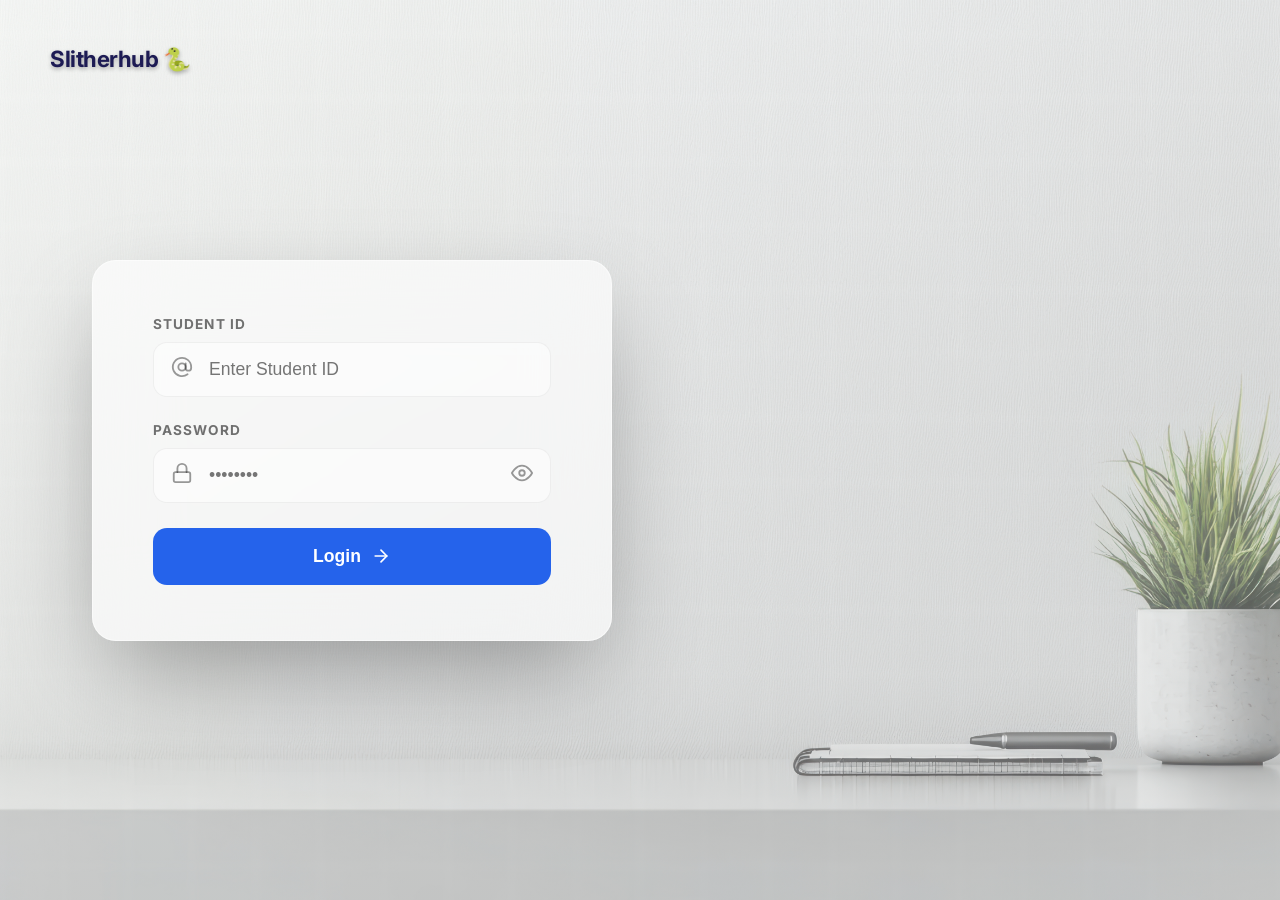
<file: frontend/index.html>
<!DOCTYPE html>
<html lang="en">
<head>
    <meta charset="UTF-8">
    <meta name="viewport" content="width=device-width, initial-scale=1.0">
    <title>PriorityTask Login</title>
    <link href="https://fonts.googleapis.com/css2?family=Inter:wght@400;500;600&display=swap" rel="stylesheet">
    <link rel="stylesheet" href="css/login.css">
</head>
<body>

    <div class="header">
        <div class="logo-container">
            <!-- <div class="logo-icon">
                <svg viewBox="0 0 24 24" fill="none" stroke="currentColor" stroke-width="2" stroke-linecap="round" stroke-linejoin="round">
                    <path d="M22 11.08V12a10 10 0 1 1-5.93-9.14"></path>
                    <polyline points="22 4 12 14.01 9 11.01"></polyline>
                </svg>
            </div> -->
            <div class="logo-text">Slitherhub 🐍</div>
        </div>
        <div class="subtitle">Streamline your workflow with corporate-grade<br>precision and focus.</div>
    </div>

    <div class="login-card">
        <form id="login-form">
            <div class="form-group">
                <label class="form-label">Student ID</label>
                <div class="input-wrapper">
                    <div class="input-icon-left">
                        <svg viewBox="0 0 24 24" fill="none" stroke="currentColor" stroke-width="2" stroke-linecap="round" stroke-linejoin="round">
                            <circle cx="12" cy="12" r="4"></circle>
                            <path d="M16 8v5a3 3 0 0 0 6 0v-1a10 10 0 1 0-3.92 7.94"></path>
                        </svg>
                    </div>
                    <input type="text" id="student-id" class="form-control" placeholder="Enter Student ID" required>
                </div>
            </div>

            <div class="form-group">
                <label class="form-label">Password</label>
                <div class="input-wrapper">
                    <div class="input-icon-left">
                        <svg viewBox="0 0 24 24" fill="none" stroke="currentColor" stroke-width="2" stroke-linecap="round" stroke-linejoin="round">
                            <rect x="3" y="11" width="18" height="11" rx="2" ry="2"></rect>
                            <path d="M7 11V7a5 5 0 0 1 10 0v4"></path>
                        </svg>
                    </div>
                    
                    <input type="password" id="password-input" class="form-control" placeholder="••••••••" required>
                    
                    <div class="input-icon-right" id="toggle-password" style="cursor: pointer;">
                        <svg class="eye-open" viewBox="0 0 24 24" fill="none" stroke="currentColor" stroke-width="2" stroke-linecap="round" stroke-linejoin="round">
                            <path d="M1 12s4-8 11-8 11 8 11 8-4 8-11 8-11-8-11-8z"></path>
                            <circle cx="12" cy="12" r="3"></circle>
                        </svg>
                        <svg class="eye-closed" style="display: none;" viewBox="0 0 24 24" fill="none" stroke="currentColor" stroke-width="2" stroke-linecap="round" stroke-linejoin="round">
                            <path d="M17.94 17.94A10.07 10.07 0 0 1 12 20c-7 0-11-8-11-8a18.45 18.45 0 0 1 5.06-5.94M9.9 4.24A9.12 9.12 0 0 1 12 4c7 0 11 8 11 8a18.5 18.5 0 0 1-2.16 3.19m-6.72-1.07a3 3 0 1 1-4.24-4.24"></path>
                            <line x1="1" y1="1" x2="23" y2="23"></line>
                        </svg>
                    </div>
                </div>
            </div>

            <button type="submit" class="btn-submit">
                Login
                <svg viewBox="0 0 24 24" fill="none" stroke="currentColor" stroke-width="2" stroke-linecap="round" stroke-linejoin="round">
                    <line x1="5" y1="12" x2="19" y2="12"></line>
                    <polyline points="12 5 19 12 12 19"></polyline>
                </svg>
            </button>
        </form>
    </div>

    <div class="footer">
        <!-- <div class="footer-project-info-text">PriorityTask_Project</div> -->
        <div class="footer-links">
            <a href="#">Privacy Policy</a>
            <a href="#">Terms of Service</a>
            <a href="#">Support</a>
        </div>
    </div>

    <script type="module" src="javascript/login.js"></script>

</body>
</html>
</file>
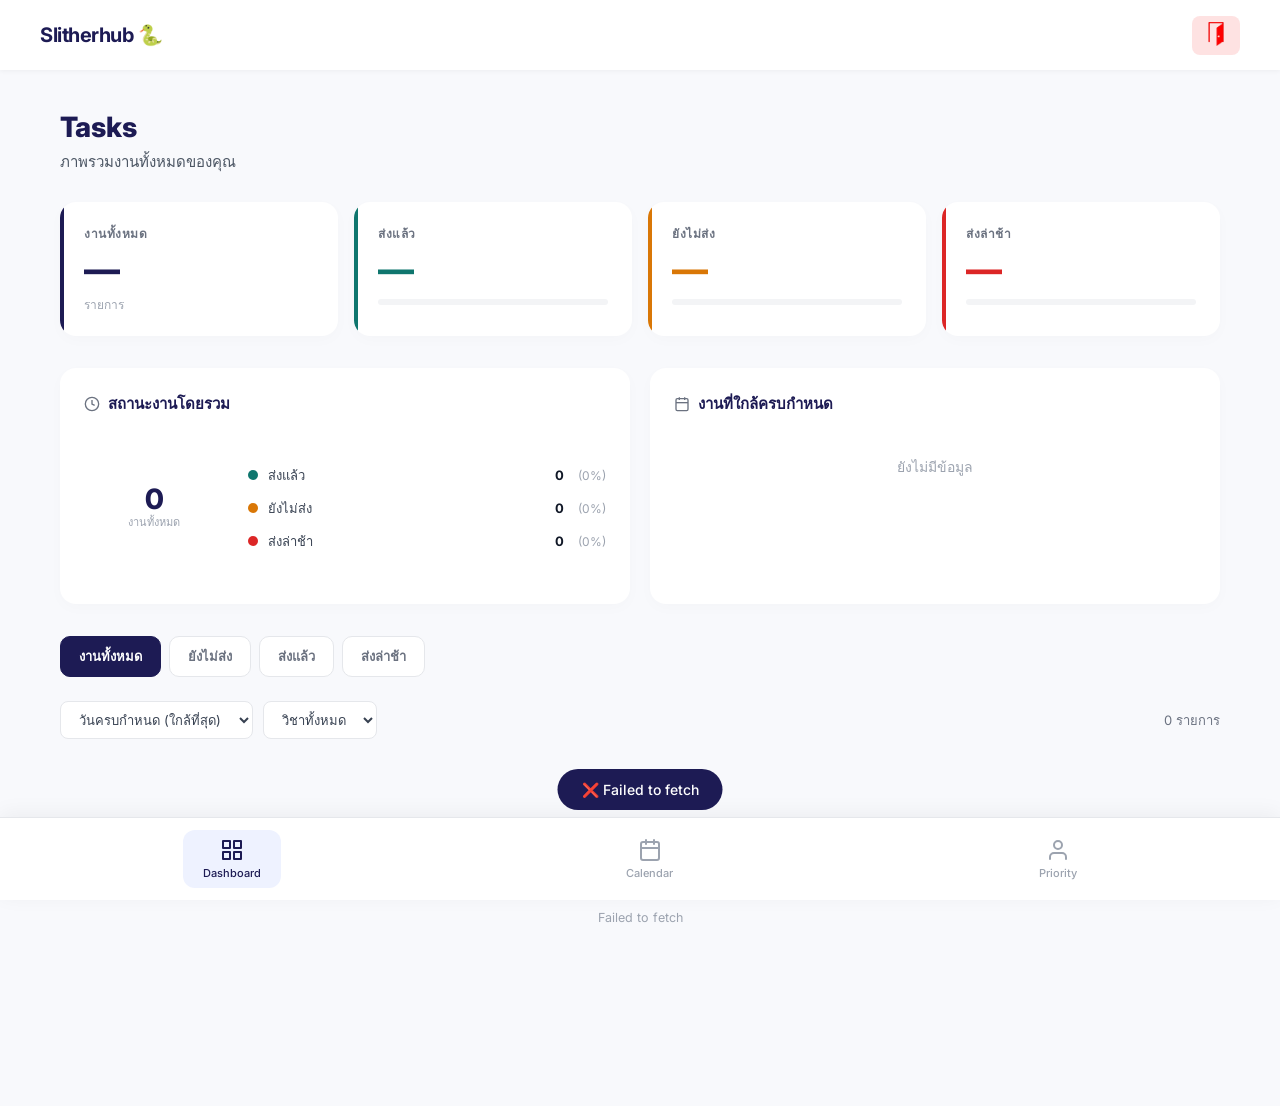
<file: frontend/dashboard.html>
<!DOCTYPE html>
<html lang="th">
<head>
  <meta charset="UTF-8" />
  <meta name="viewport" content="width=device-width, initial-scale=1.0" />
  <title>Assignment Dashboard — AssignTrack</title>
  <link href="https://fonts.googleapis.com/css2?family=Inter:wght@400;500;600;700;800&display=swap" rel="stylesheet" />
  <link rel="stylesheet" href="css/dashboard.css" />
  <link rel="stylesheet" href="css/logout.css">
</head>
<body>

<!-- Top Nav -->
<nav class="top-nav">
  <span class="logo-text">Slitherhub 🐍</span>
  <div class="nav-actions">
    <!-- <div class="profile-icon">
      <svg width="18" height="18" fill="none" stroke="currentColor" stroke-width="2" viewBox="0 0 24 24">
        <circle cx="12" cy="8" r="4"/><path d="M4 20c0-4 3.6-7 8-7s8 3 8 7"/>
      </svg>
    </div>-->
  </div>
  <button id="logout-btn" title="Logout">
  <img src="image/red.png" width="24" height="24" alt="Logout">
</button>
              

</nav>

<div id="logout-modal" class="modal hidden">
<div class="modal-box">
    <h3>Logout</h3>
    <p>คุณต้องการออกจากระบบหรือไม่?</p>

    <div class="modal-actions">
    <button id="cancel-logout" class="btn cancel">Cancel</button>
    <button id="confirm-logout" class="btn danger">Logout</button>
    </div>
</div>
</div>

<div class="container">

  <!-- Page Header -->
  <div class="page-header">
    <h1 class="page-title">Tasks</h1>
    <p class="page-subtitle" id="pageSubtitle">ภาพรวมงานทั้งหมดของคุณ</p>
  </div>

  <!-- Stats Grid -->
  <div class="stats-grid">
    <div class="stat-card total" onclick="quickFilter('all', this)">
      <div class="stat-label">งานทั้งหมด</div>
      <div class="stat-number" id="statTotal">—</div>
      <div class="stat-sub">รายการ</div>
    </div>
    <div class="stat-card submitted" onclick="quickFilter('submitted', this)">
      <div class="stat-label">ส่งแล้ว</div>
      <div class="stat-number" id="statSubmitted">—</div>
      <div class="progress-bar-wrap">
        <div class="progress-bar-fill" id="barSubmitted" style="width:0%"></div>
      </div>
    </div>
    <div class="stat-card pending" onclick="quickFilter('pending', this)">
      <div class="stat-label">ยังไม่ส่ง</div>
      <div class="stat-number" id="statPending">—</div>
      <div class="progress-bar-wrap">
        <div class="progress-bar-fill" id="barPending" style="width:0%"></div>
      </div>
    </div>
    <div class="stat-card late" onclick="quickFilter('late', this)">
      <div class="stat-label">ส่งล่าช้า</div>
      <div class="stat-number" id="statLate">—</div>
      <div class="progress-bar-wrap">
        <div class="progress-bar-fill" id="barLate" style="width:0%"></div>
      </div>
    </div>
  </div>

  <!-- Overview Section -->
  <div class="overview-section" id="overviewSection">

    <!-- Donut Chart -->
    <div class="overview-card">
      <div class="overview-card-title">
        <svg width="16" height="16" fill="none" stroke="currentColor" stroke-width="2" viewBox="0 0 24 24">
          <circle cx="12" cy="12" r="10"/><path d="M12 6v6l4 2"/>
        </svg>
        สถานะงานโดยรวม
      </div>
      <div class="donut-wrap">
        <div class="donut-svg-wrap">
          <svg id="donutSvg" width="140" height="140" viewBox="0 0 140 140"></svg>
          <div class="donut-center-text">
            <div class="donut-center-num" id="donutTotal">0</div>
            <div class="donut-center-label">งานทั้งหมด</div>
          </div>
        </div>
        <div class="donut-legend">
          <div class="legend-item">
            <div class="legend-dot" style="background:#0f766e"></div>
            <span class="legend-label">ส่งแล้ว</span>
            <span class="legend-count" id="legendSubmitted">0</span>
            <span class="legend-pct" id="legendPctSubmitted">(0%)</span>
          </div>
          <div class="legend-item">
            <div class="legend-dot" style="background:#d97706"></div>
            <span class="legend-label">ยังไม่ส่ง</span>
            <span class="legend-count" id="legendPending">0</span>
            <span class="legend-pct" id="legendPctPending">(0%)</span>
          </div>
          <div class="legend-item">
            <div class="legend-dot" style="background:#dc2626"></div>
            <span class="legend-label">ส่งล่าช้า</span>
            <span class="legend-count" id="legendLate">0</span>
            <span class="legend-pct" id="legendPctLate">(0%)</span>
          </div>
        </div>
      </div>
    </div>

    <!-- Upcoming Deadlines -->
    <div class="overview-card">
      <div class="overview-card-title">
        <svg width="16" height="16" fill="none" stroke="currentColor" stroke-width="2" viewBox="0 0 24 24">
          <rect x="3" y="4" width="18" height="18" rx="2" ry="2"/>
          <line x1="16" y1="2" x2="16" y2="6"/>
          <line x1="8" y1="2" x2="8" y2="6"/>
          <line x1="3" y1="10" x2="21" y2="10"/>
        </svg>
        งานที่ใกล้ครบกำหนด
      </div>
      <div class="timeline-list" id="timelineList">
        <div style="text-align:center;color:#9ca3af;font-size:14px;padding:20px 0">ยังไม่มีข้อมูล</div>
      </div>
    </div>

  </div>

  <!-- Tabs -->
  <div class="tabs">
    <button class="tab-btn active" onclick="switchTab('all', this)">งานทั้งหมด</button>
    <button class="tab-btn" onclick="switchTab('pending', this)">ยังไม่ส่ง</button>
    <button class="tab-btn" onclick="switchTab('submitted', this)">ส่งแล้ว</button>
    <button class="tab-btn" onclick="switchTab('late', this)">ส่งล่าช้า</button>
  </div>

  <!-- Filter Row -->
  <div class="filter-row" id="filterRow">
    <select class="filter-select" id="sortSelect" onchange="renderCurrentTab()">
      <option value="dueAsc">วันครบกำหนด (ใกล้ที่สุด)</option>
      <option value="dueDesc">วันครบกำหนด (ไกลที่สุด)</option>
    </select>
    <!-- แยกรายวิชา dropdown (แทน tab เดิม) -->
    <select class="filter-select" id="subjectFilter" onchange="renderCurrentTab()">
      <option value="all">วิชาทั้งหมด</option>
    </select>
    <span class="filter-count" id="filterCount"></span>
  </div>

  <!-- Content Area -->
  <div id="contentArea"></div>

</div>

<!-- Bottom Nav -->
 <nav class="bottom-nav">
        <a href="dashboard.html" class="nav-item active">
            <svg width="24" height="24" viewBox="0 0 24 24" fill="none" stroke="currentColor" stroke-width="2" stroke-linecap="round" stroke-linejoin="round"><rect x="3" y="3" width="7" height="7"/><rect x="14" y="3" width="7" height="7"/><rect x="14" y="14" width="7" height="7"/><rect x="3" y="14" width="7" height="7"/></svg>
            <span>Dashboard</span>
        </a>
        
        <a href="calendar.html" class="nav-item ">
            <svg width="24" height="24" viewBox="0 0 24 24" fill="none" stroke="currentColor" stroke-width="2" stroke-linecap="round" stroke-linejoin="round"><rect x="3" y="4" width="18" height="18" rx="2" ry="2"/><line x1="16" y1="2" x2="16" y2="6"/><line x1="8" y1="2" x2="8" y2="6"/><line x1="3" y1="10" x2="21" y2="10"/></svg>
            <span>Calendar</span>
        </a>
        
        <a href="priority.html" class="nav-item">
            <svg width="24" height="24" viewBox="0 0 24 24" fill="none" stroke="currentColor" stroke-width="2" stroke-linecap="round" stroke-linejoin="round"><path d="M20 21v-2a4 4 0 0 0-4-4H8a4 4 0 0 0-4 4v2"/><circle cx="12" cy="7" r="4"/></svg>
            <span>Priority</span>
        </a>

<div id="toast"></div>

<script type="module" src="javascript/dashboard.js"></script>
<script type="module" src="javascript/main.js"></script>

<script>
  const modal = document.getElementById("logout-modal");
  const logoutBtn = document.getElementById("logout-btn");
  const cancelBtn = document.getElementById("cancel-logout");
  const confirmBtn = document.getElementById("confirm-logout");


  logoutBtn.onclick = () => {
  modal.classList.remove("hidden");
  };


  cancelBtn.onclick = () => {
  modal.classList.add("hidden");
  };


  confirmBtn.onclick = () => {
      logout()
  };

  // คลิกพื้นหลังเพื่อปิด
  modal.onclick = (e) => {
  if (e.target === modal) {
      modal.classList.add("hidden");
  }
  };
</script>

</body>
</html>
</file>
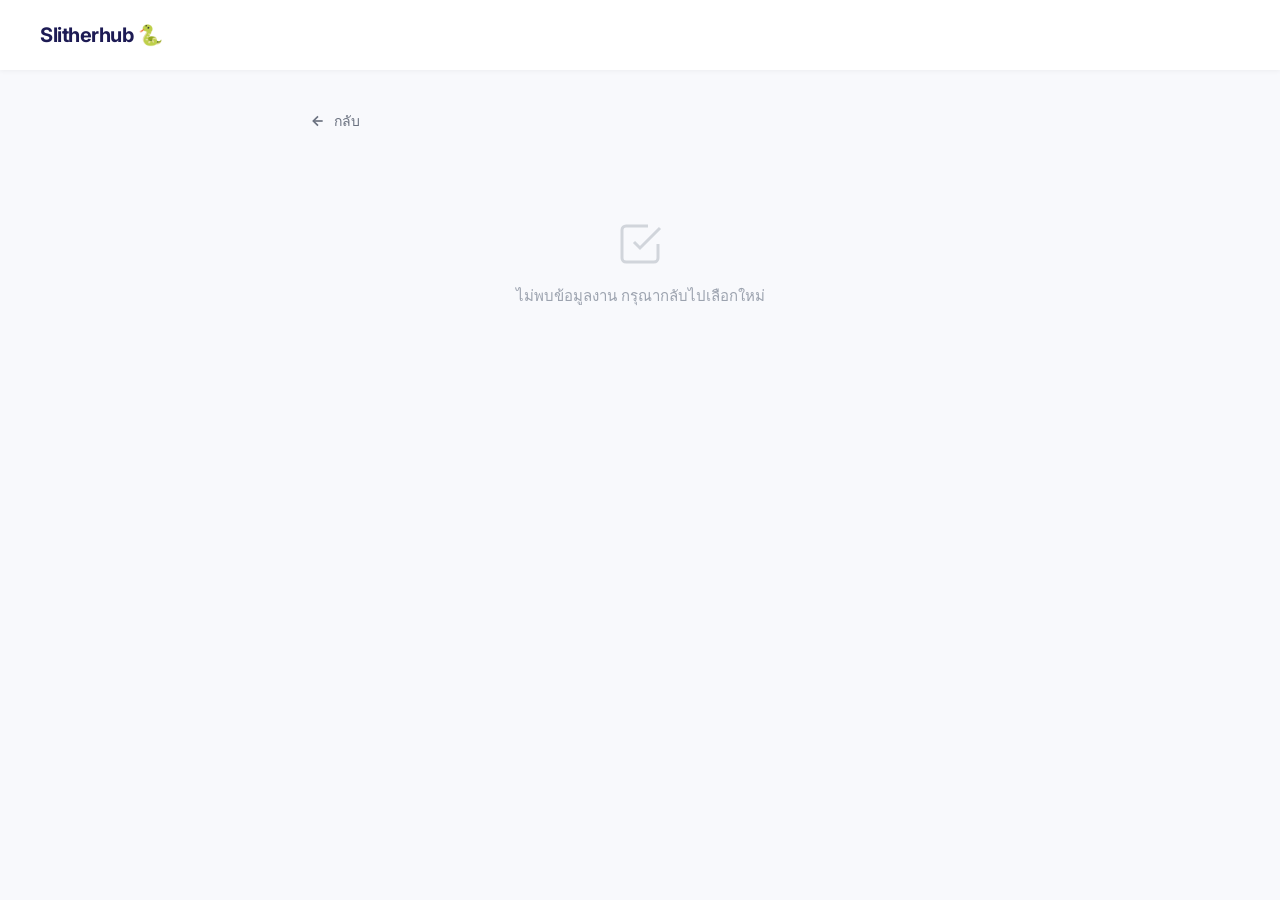
<file: frontend/detail.html>
<!DOCTYPE html>
<html lang="th">
<head>
  <meta charset="UTF-8" />
  <meta name="viewport" content="width=device-width, initial-scale=1.0" />
  <title>รายละเอียดงาน — AssignTrack</title>
  <link href="https://fonts.googleapis.com/css2?family=Inter:wght@400;500;600;700;800&display=swap" rel="stylesheet" />
  <link rel="stylesheet" href="css/dashboard.css" />
  <style>
    .detail-container { max-width: 700px; margin: 0 auto; padding: 40px 20px; }

    .back-btn {
      display: inline-flex; align-items: center; gap: 8px;
      color: #6b7280; font-size: 14px; font-weight: 500;
      text-decoration: none; margin-bottom: 28px;
      cursor: pointer; background: none; border: none;
      padding: 0; transition: color 0.2s;
    }
    .back-btn:hover { color: #1d1b54; }

    .detail-card {
      background: #fff; border-radius: 20px;
      box-shadow: 0 4px 24px rgba(0,0,0,0.06);
      overflow: hidden;
    }
    .detail-stripe { height: 6px; width: 100%; }

    .detail-body { padding: 32px; }

    .detail-subject {
      display: inline-flex; align-items: center;
      background: #eff6ff; color: #1d1b54;
      font-size: 12px; font-weight: 600;
      padding: 5px 14px; border-radius: 99px;
      margin-bottom: 16px;
    }

    .detail-title {
      font-size: 22px; font-weight: 800;
      color: #111827; margin-bottom: 20px; line-height: 1.3;
    }

    .detail-meta {
      display: flex; flex-direction: column; gap: 14px;
      margin-bottom: 28px;
    }
    .detail-meta-row {
      display: flex; align-items: flex-start; gap: 12px;
      font-size: 14px; color: #374151;
    }
    .detail-meta-label {
      font-size: 12px; font-weight: 600; color: #9ca3af;
      text-transform: uppercase; letter-spacing: 0.5px;
      min-width: 90px; padding-top: 2px;
    }
    .detail-meta-value { color: #111827; font-weight: 500; }

    .detail-intro {
      background: #f8f9fc; border-radius: 12px;
      padding: 16px 20px; font-size: 14px;
      color: #4b5563; line-height: 1.7;
      margin-bottom: 28px;
    }

    .detail-actions { display: flex; gap: 10px; flex-wrap: wrap; }
    .btn-primary {
      display: inline-flex; align-items: center; gap: 8px;
      background: #1d1b54; color: #fff;
      padding: 12px 24px; border-radius: 10px;
      font-size: 14px; font-weight: 600;
      text-decoration: none; transition: background 0.2s;
    }
    .btn-primary:hover { background: #27266a; }
    .btn-secondary {
      display: inline-flex; align-items: center; gap: 8px;
      background: #f3f4f6; color: #374151;
      padding: 12px 24px; border-radius: 10px;
      font-size: 14px; font-weight: 600;
      text-decoration: none; transition: background 0.2s;
      border: none; cursor: pointer;
    }
    .btn-secondary:hover { background: #e5e7eb; }

    .not-found {
      text-align: center; padding: 60px 20px; color: #9ca3af;
    }
    .not-found svg { margin: 0 auto 16px; display: block; color: #d1d5db; }
    .not-found p { font-size: 15px; }
  </style>
</head>
<body>

<nav class="top-nav">
  <span class="logo-text">Slitherhub 🐍</span>
</nav>

<div class="detail-container">
  <button class="back-btn" onclick="history.back()">
    <svg width="16" height="16" fill="none" stroke="currentColor" stroke-width="2.5" viewBox="0 0 24 24">
      <path d="M19 12H5"/><path d="M12 19l-7-7 7-7"/>
    </svg>
    กลับ
  </button>

  <div id="detailArea"></div>
</div>

<script type="module" src="javascript/detail.js"></script>
</body>
</html>
</file>
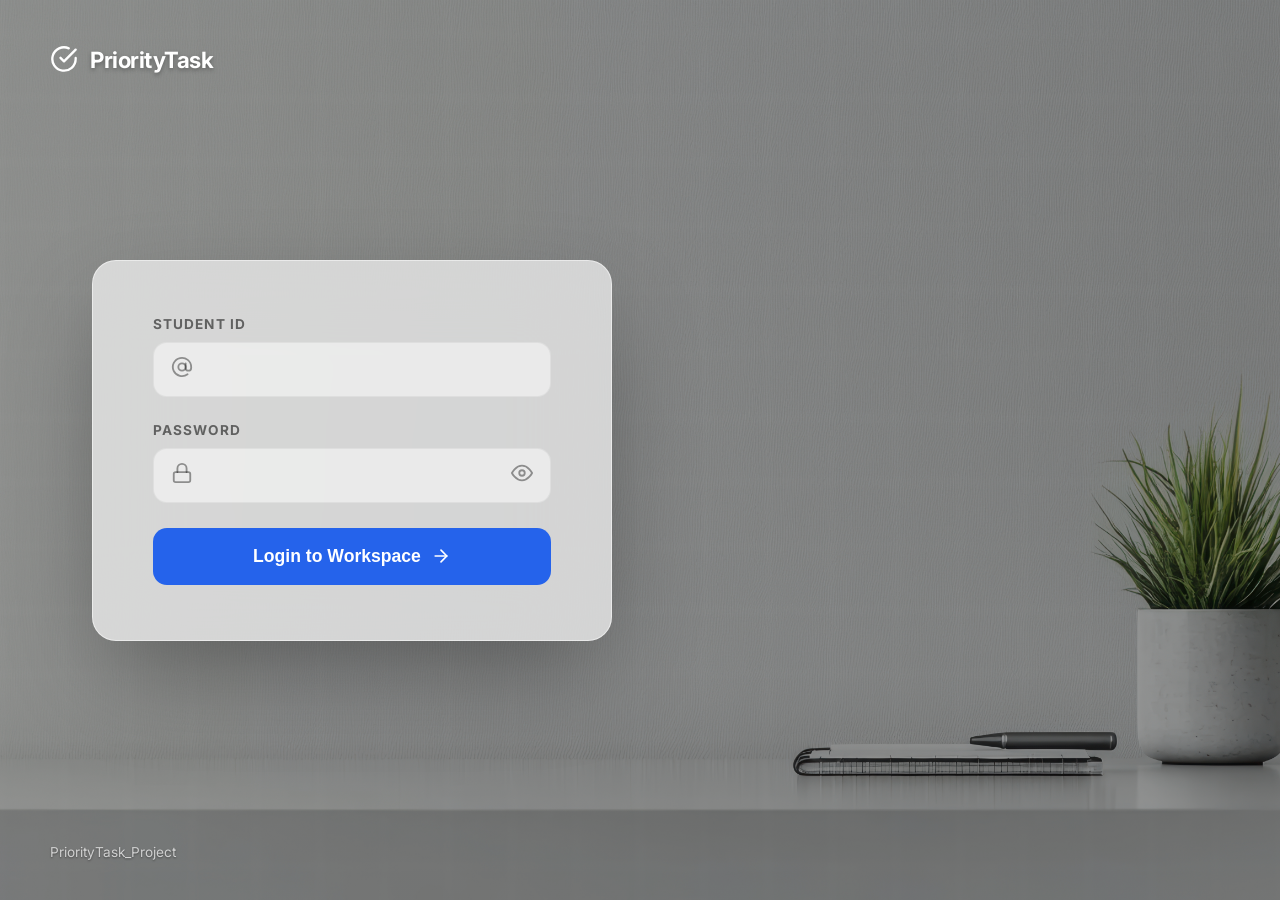
<file: frontend/login.html>
<!DOCTYPE html>
<html lang="en">
<head>
    <meta charset="UTF-8">
    <meta name="viewport" content="width=device-width, initial-scale=1.0">
    <title>PriorityTask Login</title>
    <link href="https://fonts.googleapis.com/css2?family=Inter:wght@400;500;600&display=swap" rel="stylesheet">
    <link rel="stylesheet" href="css/login_style.css">
</head>
<body>

    <div class="header">
        <div class="logo-container">
            <div class="logo-icon">
                <svg viewBox="0 0 24 24" fill="none" stroke="white" stroke-width="2" stroke-linecap="round" stroke-linejoin="round">
                    <path d="M22 11.08V12a10 10 0 1 1-5.93-9.14"></path>
                    <polyline points="22 4 12 14.01 9 11.01"></polyline>
                </svg>
            </div>
            <div class="logo-text">PriorityTask</div>
        </div>
        <div class="subtitle">Streamline your workflow with corporate-grade<br>precision and focus.</div>
    </div>

    <div class="login-card">
        <form action="#" method="POST">
            
            <div class="form-group">
                <label class="form-label">Student ID </label>
                <div class="input-wrapper">
                    <div class="input-icon-left">
                        <svg viewBox="0 0 24 24" fill="none" stroke="currentColor" stroke-width="2" stroke-linecap="round" stroke-linejoin="round">
                            <circle cx="12" cy="12" r="4"></circle>
                            <path d="M16 8v5a3 3 0 0 0 6 0v-1a10 10 0 1 0-3.92 7.94"></path>
                        </svg>
                    </div>
                    <input type="email" class="form-control" required>
                </div>
            </div>

            <div class="form-group">
                <label class="form-label">Password</label>
                <div class="input-wrapper">
                    <div class="input-icon-left">
                        <svg viewBox="0 0 24 24" fill="none" stroke="currentColor" stroke-width="2" stroke-linecap="round" stroke-linejoin="round">
                            <rect x="3" y="11" width="18" height="11" rx="2" ry="2"></rect>
                            <path d="M7 11V7a5 5 0 0 1 10 0v4"></path>
                        </svg>
                    </div>
                    
                    <input type="password" id="password-input" class="form-control" required>
                    
                    <div class="input-icon-right" id="toggle-password">
                        <svg viewBox="0 0 24 24" fill="none" stroke="currentColor" stroke-width="2" stroke-linecap="round" stroke-linejoin="round">
                            <path d="M1 12s4-8 11-8 11 8 11 8-4 8-11 8-11-8-11-8z"></path>
                            <circle cx="12" cy="12" r="3"></circle>
                        </svg>
                    </div>
                </div>
            </div>

            <button type="button" class="btn-submit">
                Login to Workspace
                <svg viewBox="0 0 24 24" fill="none" stroke="currentColor" stroke-width="2" stroke-linecap="round" stroke-linejoin="round">
                    <line x1="5" y1="12" x2="19" y2="12"></line>
                    <polyline points="12 5 19 12 12 19"></polyline>
                </svg>
            </button>
        </form>
    </div>

    <div class="footer">
        <div>PriorityTask_Project</div>
        <div class="footer-links">
            <a href="#">Privacy Policy</a>
            <a href="#">Terms of Service</a>
            <a href="#">Support</a>
        </div>
    </div>

    <script>
        const togglePassword = document.getElementById('toggle-password');
        const passwordInput = document.getElementById('password-input');

        togglePassword.addEventListener('click', function () {
            const type = passwordInput.getAttribute('type') === 'password' ? 'text' : 'password';
            passwordInput.setAttribute('type', type);

            
            if (type === 'text') {
                this.style.opacity = '0.5';
            } else {
                this.style.opacity = '1';
            }
        });
    </script>
</body>
</html>
</file>
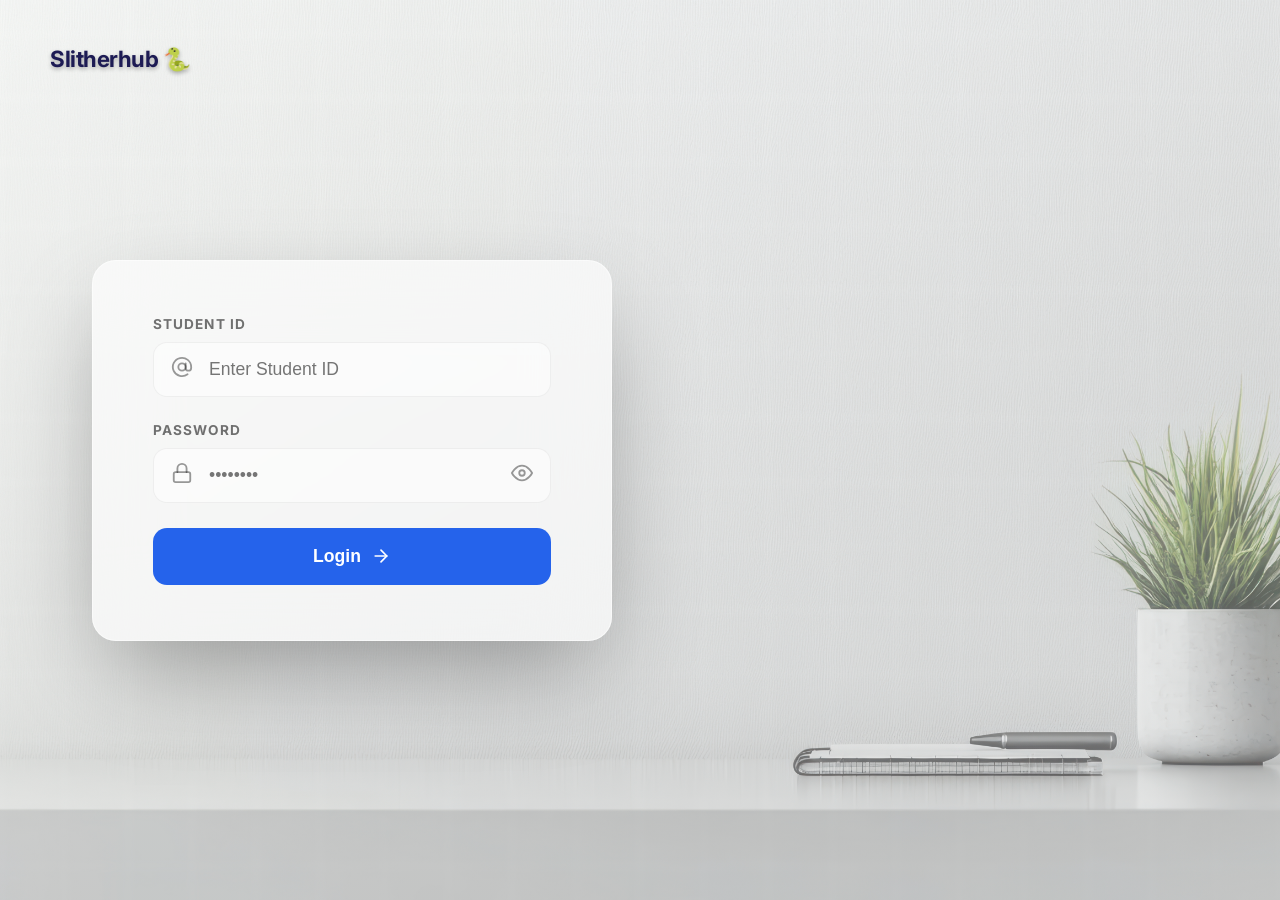
<file: frontend/priority.html>
<!DOCTYPE html>
<html lang="en">
<head>
    <meta charset="UTF-8">
    <meta name="viewport" content="width=device-width, initial-scale=1.0">
    <title>PriorityTask - Dashboard</title>
    <link href="https://fonts.googleapis.com/css2?family=Inter:wght@400;500;600;700&display=swap" rel="stylesheet">
    <link rel="stylesheet" href="css/priority.css">
    <link rel="stylesheet" href="css/logout.css">
    
</head>
<body>

    <!-- Top Navigation -->
    <nav class="top-nav">
        <div class="logo-text">Slitherhub 🐍</div>
        <!-- <div class="search-bar">
            <svg width="18" height="18" viewBox="0 0 24 24" fill="none" stroke="currentColor" stroke-width="2" stroke-linecap="round" stroke-linejoin="round">
                <circle cx="11" cy="11" r="8"></circle>
                <line x1="21" y1="21" x2="16.65" y2="16.65"></line>
            </svg>
            <input type="text" placeholder="Search subjects...">
        </div> -->
        <div class="right-top-nav">
            <!-- <div class="profile-icon">
                <svg width="20" height="20" viewBox="0 0 24 24" fill="none" stroke="currentColor" stroke-width="2" stroke-linecap="round" stroke-linejoin="round">
                    <path d="M20 21v-2a4 4 0 0 0-4-4H8a4 4 0 0 0-4 4v2"></path>
                    <circle cx="12" cy="7" r="4"></circle>
                </svg>
                
            </div> -->

            <button id="logout-btn" title="Logout">
             <img src="image/red.png" width="24" height="24" alt="Logout">
        </div>

        
    </nav>

    <div id="logout-modal" class="modal hidden">
    <div class="modal-box">
        <h3>Logout</h3>
        <p>คุณต้องการออกจากระบบหรือไม่?</p>

        <div class="modal-actions">
        <button id="cancel-logout" class="btn cancel">Cancel</button>
        <button id="confirm-logout" class="btn danger">Logout</button>
        </div>
    </div>
    </div>

    <!-- Main Content -->
    <main class="container">

        <!-- Priority Board Wrap -->
        <div class="wrap">

            <!-- Header -->
            <div class="header">
                <!-- <div class="live-badge">
                    <div class="pulse-dot"></div>
                    <span class="live-text">Live · UTC</span>
                </div> -->
                <h1>Task Priority</h1>
                <p class="sub"></p>
            </div>

            <!-- Stat pills -->
            <div class="stat-row" id="stat-row"></div>

            <!-- Filter bar -->
            <div class="filter-bar" id="filter-bar"></div>

            <!-- Task list -->
            <div id="task-list"></div>

        </div><!-- /.wrap -->

    </main>

    <!-- Bottom Navigation -->
    <nav class="bottom-nav">
        <a href="dashboard.html" class="nav-item">
            <svg width="24" height="24" viewBox="0 0 24 24" fill="none" stroke="currentColor" stroke-width="2" stroke-linecap="round" stroke-linejoin="round">
                <rect x="3" y="3" width="7" height="7"/>
                <rect x="14" y="3" width="7" height="7"/>
                <rect x="14" y="14" width="7" height="7"/>
                <rect x="3" y="14" width="7" height="7"/>
            </svg>
            <span>Dashboard</span>
        </a>

        <a href="calendar.html" class="nav-item">
            <svg width="24" height="24" viewBox="0 0 24 24" fill="none" stroke="currentColor" stroke-width="2" stroke-linecap="round" stroke-linejoin="round">
                <rect x="3" y="4" width="18" height="18" rx="2" ry="2"/>
                <line x1="16" y1="2" x2="16" y2="6"/>
                <line x1="8" y1="2" x2="8" y2="6"/>
                <line x1="3" y1="10" x2="21" y2="10"/>
            </svg>
            <span>Calendar</span>
        </a>

        <a href="priority.html" class="nav-item active">
            <svg width="24" height="24" viewBox="0 0 24 24" fill="none" stroke="currentColor" stroke-width="2" stroke-linecap="round" stroke-linejoin="round">
                <path d="M20 21v-2a4 4 0 0 0-4-4H8a4 4 0 0 0-4 4v2"/>
                <circle cx="12" cy="7" r="4"/>
            </svg>
            <span>Priority</span>
        </a>
    </nav>

    <script type="module" src="javascript/priorityboard.js"></script>
    <script type="module" src="javascript/main.js"></script>
    <script>
        const isLoggedIn = sessionStorage.getItem("is_logged_in") === "true";
        if (isLoggedIn) {
            console.log("user logged in");
        } else {
            window.location.href = "index.html";
        }

        const modal = document.getElementById("logout-modal");
        const logoutBtn = document.getElementById("logout-btn");
        const cancelBtn = document.getElementById("cancel-logout");
        const confirmBtn = document.getElementById("confirm-logout");


        logoutBtn.onclick = () => {
        modal.classList.remove("hidden");
        };


        cancelBtn.onclick = () => {
        modal.classList.add("hidden");
        };


        confirmBtn.onclick = () => {
            logout()
        };

        // คลิกพื้นหลังเพื่อปิด
        modal.onclick = (e) => {
        if (e.target === modal) {
            modal.classList.add("hidden");
        }
        };
    </script>

</body>
</html>
</file>
<file: frontend/css/login.css>
/* 1. Base Setup & Background */
:root {
    --primary-blue: #2563eb;
    --text-main: #1e293b;
    /* ปรับให้ขาวขึ้นและทึบขึ้นเล็กน้อยเพื่อให้สู้กับพื้นหลังรูปภาพได้ */
    --glass-bg: rgba(255, 255, 255, 0.65); 
    --glass-border: rgba(255, 255, 255, 0.5);
}

* {
    margin: 0;
    padding: 0;
    box-sizing: border-box;
}

body {
    font-family: 'Inter', sans-serif;
    min-height: 100vh;
    display: flex;
    flex-direction: column;
    justify-content: center;
    align-items: center;
    position: relative;
    color: var(--text-main);
    overflow: hidden;
    
    /* ปรับ Overlay ให้มืดลงเป็น 0.4 เพื่อให้กล่อง Login ดู Pop Up ออกมา */
    background: linear-gradient(rgba(255, 255, 255, 0.434), rgba(201, 201, 201, 0.4)), 
                url('../image/wall.jpeg'); 
    background-size: cover;
    background-position: center;
    background-repeat: no-repeat;
    background-attachment: fixed;
}

/* 2. Header & Logo */
.header {
    position: absolute;
    top: 45px;
    left: 50px;
}

.logo-container {
    display: flex;
    align-items: center;
    gap: 12px;
}

.logo-icon {
    width: 28px;
    height: 28px;
    stroke: #2563eb; /* เปลี่ยนเป็นสีน้ำเงินให้เด่นขึ้นบนพื้นหลังมืด */
    stroke-width: 2.5;
}

.logo-text {
    font-size: 1.4rem;
    font-weight: 700;
    letter-spacing: -0.5px;
    color: #1d1b54; /* เปลี่ยนเป็นสีขาวเพื่อให้อ่านง่ายบนรูปภาพ */
    text-shadow: 0 2px 4px rgba(0,0,0,0.3);
}

.subtitle {
    display: none;
}

/* 3. Login Card (ปรับให้ละมุนและอ่านง่ายขึ้นมาก) */
.login-card {
    background: var(--glass-bg);
    /* เพิ่มความเบลอเป็น 40px เพื่อละลายลายสันหนังสือข้างหลัง */
    backdrop-filter: blur(40px);
    -webkit-backdrop-filter: blur(40px);
    border: 1px solid var(--glass-border);
    padding: 55px 60px;
    border-radius: 24px;
    width: 100%;
    max-width: 520px;
    /* ปรับเงาให้ฟุ้งและกว้างขึ้นเพื่อให้ดูมีมิติ (Depth) */
    box-shadow: 0 40px 100px -20px rgba(0, 0, 0, 0.35);
    margin-left: -45%; 
    z-index: 10;
}

/* 4. Form Styling */
.form-group {
    margin-bottom: 25px;
}

.form-label {
    display: block;
    font-size: 0.85rem;
    text-transform: uppercase;
    letter-spacing: 0.08em;
    margin-bottom: 10px;
    color: rgba(0, 0, 0, 0.55); /* สีเข้มขึ้นนิดนึงให้อ่านง่าย */
    font-weight: 700;
}

.input-wrapper {
    position: relative;
}

.form-control {
    width: 100%;
    padding: 16px 20px 16px 55px;
    /* เพิ่มความขาวใสในช่องกรอก */
    background: rgba(255, 255, 255, 0.5);
    border: 1px solid rgba(0, 0, 0, 0.05);
    border-radius: 14px;
    color: #1e293b;
    font-size: 1.1rem;
    transition: all 0.3s ease;
}

.form-control:focus {
    outline: none;
    background: rgba(255, 255, 255, 0.9);
    border-color: var(--primary-blue);
    box-shadow: 0 0 0 5px rgba(37, 99, 235, 0.1);
}

.input-icon-left, .input-icon-right {
    position: absolute;
    top: 50%;
    transform: translateY(-50%);
    width: 22px;
    color: rgba(0, 0, 0, 0.4);
}

.input-icon-left { left: 18px; }
.input-icon-right { right: 18px; }

/* 5. Button Styling */
.btn-submit {
    width: 100%;
    padding: 18px; /* เพิ่มความสูงปุ่มอีกนิดให้ดูพรีเมียม */
    background: var(--primary-blue);
    color: white;
    border: none;
    border-radius: 14px;
    font-size: 1.1rem;
    font-weight: 600;
    cursor: pointer;
    display: flex;
    justify-content: center;
    align-items: center;
    gap: 10px;
    transition: all 0.2s ease;
    margin-top: 15px;
}

.btn-submit:hover {
    background: #1d4ed8;
    transform: translateY(-2px);
    box-shadow: 0 15px 30px -5px rgba(37, 99, 235, 0.4);
}

.btn-submit svg {
    width: 20px;
}

/* 6. Footer */
.footer {
    position: absolute;
    bottom: 40px;
    left: 50px;
    font-size: 0.85rem;
    color: rgba(255, 255, 255, 0.849);
    text-shadow: 0 1px 2px rgba(0,0,0,0.4);
}

.footer-links {
    display: none;
}

.footer-project-info-text{
    color: #020206;
}

/* --- Responsive Design --- */

/* สำหรับ Tablet (หน้าจอเล็กกว่า 1024px) */
@media (max-width: 1024px) {
    .login-card {
        margin-left: 0; /* ยกเลิกการเลื่อนซ้าย ให้กลับมาอยู่กึ่งกลาง */
        max-width: 600px;
        padding: 50px;
    }

    .header, .footer {
        left: 40px; /* ขยับระยะขอบเล็กน้อย */
    }
}

/* สำหรับมือถือหน้าจอใหญ่ & แท็บเล็ตแนวตั้ง (หน้าจอเล็กกว่า 768px) */
@media (max-width: 768px) {
    body {
        overflow-y: auto; /* อนุญาตให้ไถหน้าจอขึ้นลงได้ถ้าเนื้อหายาวเกิน */
        padding: 80px 20px; /* เพิ่มพื้นที่บน-ล่าง */
        justify-content: flex-start; /* จัดวางจากด้านบนลงมา */
    }

    .login-card {
        margin-left: 0;
        padding: 40px 30px;
        border-radius: 20px;
        max-width: 100%;
    }

    /* ปรับขนาดตัวอักษรให้เล็กลงเล็กน้อยเพื่อความพอดี */
    .logo-text { font-size: 1.2rem; }
    .btn-submit { padding: 16px; font-size: 1rem; }
    
    /* ขยับ Header และ Footer ให้ดูเป็นส่วนหนึ่งของหน้าจอ */
    .header {
        position: relative;
        top: 0;
        left: 0;
        margin-bottom: 40px;
        width: 100%;
        text-align: center;
    }

    .logo-container { justify-content: center; }

    .footer {
        position: relative;
        bottom: 0;
        left: 0;
        margin-top: 40px;
        width: 100%;
        text-align: center;
        color: rgba(255, 255, 255, 0.6);
    }
}

/* สำหรับมือถือหน้าจอเล็กมาก (หน้าจอเล็กกว่า 480px) */
@media (max-width: 480px) {
    .login-card {
        padding: 30px 20px;
    }

    .form-control {
        padding: 14px 15px 14px 45px; /* ลดความพองของช่องกรอก */
        font-size: 1rem;
    }

    .input-icon-left { left: 15px; }

    .btn-submit {
        font-size: 0.95rem;
    }
}

/* สำหรับหน้าจอมือถือแนวนอน (Landscape) - ป้องกันปุ่มหาย */
@media (max-height: 600px) {
    body {
        justify-content: flex-start;
        padding: 40px 20px;
        overflow-y: auto;
    }
    .header, .footer {
        position: relative;
        top: 0;
        bottom: 0;
        margin: 20px 0;
    }
}
</file>
<file: frontend/css/dashboard.css>
/* ===== Reset & Base ===== */
*, *::before, *::after { box-sizing: border-box; margin: 0; padding: 0; }
body {
  font-family: 'Inter', sans-serif;
  background-color: #f8f9fc;
  color: #1f2937;
  min-height: 100vh;
  padding-bottom: 80px;
}

/* ===== Top Nav ===== */
.top-nav {
  width: 100%;
  background-color: #ffffff;
  height: 70px;
  display: flex;
  align-items: center;
  justify-content: space-between;
  padding: 0 40px;
  box-shadow: 0 1px 5px rgba(0,0,0,0.05);
  position: sticky;
  top: 0;
  z-index: 10;
}
.logo-text { font-size: 20px; font-weight: 700; color: #1d1b54; letter-spacing: -0.5px; }
.search-bar {
  display: flex; align-items: center;
  background-color: #f3f4f6; padding: 10px 16px;
  border-radius: 8px; width: 340px;
}
.search-bar input {
  border: none; background: transparent; outline: none;
  width: 100%; margin-left: 10px; font-size: 14px; color: #4b5563;
}
.search-bar svg { color: #9ca3af; }
.nav-actions { display: flex; align-items: center; gap: 12px; }
.profile-icon {
  width: 36px; height: 36px; background-color: #f3f4f6;
  border-radius: 50%; display: flex; align-items: center;
  justify-content: center; color: #4b5563; cursor: pointer;
}
.btn-sync {
  display: flex; align-items: center; gap: 6px;
  background-color: #1d1b54; color: #fff;
  border: none; padding: 9px 16px; border-radius: 8px;
  font-size: 13px; font-weight: 600; cursor: pointer;
  transition: background-color 0.2s;
}
.btn-sync:hover { background-color: #27266a; }
.btn-sync.loading { opacity: 0.7; pointer-events: none; }

/* ===== Container ===== */
.container { max-width: 1200px; margin: 0 auto; padding: 40px 20px; }

/* ===== API Config Banner ===== */
.config-banner {
  background: linear-gradient(135deg, #1d1b54 0%, #312e81 100%);
  border-radius: 20px; padding: 28px 32px;
  display: flex; align-items: center; justify-content: space-between;
  margin-bottom: 32px; gap: 20px;
}
.config-banner-text h2 { font-size: 18px; font-weight: 700; color: #fff; margin-bottom: 4px; }
.config-banner-text p { font-size: 14px; color: #a5b4fc; }
.config-form { display: flex; gap: 10px; flex-wrap: wrap; }
.config-form input {
  background: rgba(255,255,255,0.1); border: 1px solid rgba(255,255,255,0.2);
  color: #fff; padding: 10px 14px; border-radius: 8px; font-size: 13px;
  outline: none; width: 220px;
}
.config-form input::placeholder { color: rgba(255,255,255,0.5); }
.config-form input:focus { border-color: rgba(255,255,255,0.5); background: rgba(255,255,255,0.15); }
.btn-connect {
  background-color: #ffffff; color: #1d1b54;
  border: none; padding: 10px 20px; border-radius: 8px;
  font-size: 13px; font-weight: 700; cursor: pointer;
  transition: opacity 0.2s; white-space: nowrap;
}
.btn-connect:hover { opacity: 0.85; }

/* ===== Page Header ===== */
.page-header { margin-bottom: 28px; }
.page-title { font-size: 28px; color: #1d1b54; font-weight: 800; margin-bottom: 6px; }
.page-subtitle { font-size: 15px; color: #4b5563; }

/* ===== Summary Stats ===== */
.stats-grid {
  display: grid;
  grid-template-columns: repeat(4, 1fr);
  gap: 16px;
  margin-bottom: 32px;
}
.stat-card {
  background-color: #ffffff;
  border-radius: 16px; padding: 22px 24px;
  box-shadow: 0 4px 15px rgba(0,0,0,0.02);
  display: flex; flex-direction: column; gap: 8px;
  position: relative; overflow: hidden;
  cursor: pointer; transition: transform 0.15s, box-shadow 0.15s;
}
.stat-card:hover { transform: translateY(-2px); box-shadow: 0 8px 24px rgba(0,0,0,0.06); }
.stat-card.active-filter { box-shadow: 0 0 0 2px #1d1b54 inset; }
.stat-card::before {
  content: ''; position: absolute; top: 0; left: 0;
  width: 4px; height: 100%; border-radius: 4px 0 0 4px;
}
.stat-card.total::before { background: #1d1b54; }
.stat-card.submitted::before { background: #0f766e; }
.stat-card.pending::before { background: #d97706; }
.stat-card.late::before { background: #dc2626; }

.stat-label { font-size: 12px; font-weight: 600; color: #6b7280; text-transform: uppercase; letter-spacing: 0.5px; }
.stat-number { font-size: 36px; font-weight: 800; line-height: 1; }
.stat-card.total .stat-number { color: #1d1b54; }
.stat-card.submitted .stat-number { color: #0f766e; }
.stat-card.pending .stat-number { color: #d97706; }
.stat-card.late .stat-number { color: #dc2626; }
.stat-sub { font-size: 12px; color: #9ca3af; }

.progress-bar-wrap { height: 6px; background: #f3f4f6; border-radius: 99px; margin-top: 4px; overflow: hidden; }
.progress-bar-fill { height: 100%; border-radius: 99px; transition: width 0.6s ease; }
.submitted .progress-bar-fill { background: #0f766e; }
.pending .progress-bar-fill { background: #d97706; }
.late .progress-bar-fill { background: #dc2626; }

/* ===== Overview Section ===== */
.overview-section {
  display: grid;
  grid-template-columns: 1fr 1fr;
  gap: 20px;
  margin-bottom: 32px;
}
.overview-card {
  background: #fff;
  border-radius: 16px;
  padding: 24px;
  box-shadow: 0 4px 15px rgba(0,0,0,0.02);
}
.overview-card-title {
  font-size: 15px; font-weight: 700; color: #1d1b54;
  margin-bottom: 20px; display: flex; align-items: center; gap: 8px;
}
.overview-card-title svg { color: #6b7280; }

/* Donut Chart */
.donut-wrap {
  display: flex; align-items: center; gap: 24px;
}
.donut-svg-wrap { position: relative; flex-shrink: 0; }
.donut-center-text {
  position: absolute; top: 50%; left: 50%;
  transform: translate(-50%, -50%);
  text-align: center;
}
.donut-center-num { font-size: 28px; font-weight: 800; color: #1d1b54; line-height: 1; }
.donut-center-label { font-size: 11px; color: #9ca3af; font-weight: 500; }
.donut-legend { display: flex; flex-direction: column; gap: 12px; flex-grow: 1; }
.legend-item { display: flex; align-items: center; gap: 10px; }
.legend-dot { width: 10px; height: 10px; border-radius: 50%; flex-shrink: 0; }
.legend-label { font-size: 13px; color: #374151; flex-grow: 1; }
.legend-count { font-size: 13px; font-weight: 700; color: #111827; }
.legend-pct { font-size: 12px; color: #9ca3af; margin-left: 4px; }

/* Deadline Timeline */
.timeline-list { display: flex; flex-direction: column; gap: 10px; }
.timeline-item {
  display: flex; align-items: center; gap: 12px;
  padding: 10px 12px; border-radius: 10px; background: #f8f9fc;
}
.timeline-dot { width: 8px; height: 8px; border-radius: 50%; flex-shrink: 0; }
.timeline-title { font-size: 13px; font-weight: 600; color: #111827; flex-grow: 1; white-space: nowrap; overflow: hidden; text-overflow: ellipsis; }
.timeline-days {
  font-size: 11px; font-weight: 700; padding: 3px 8px;
  border-radius: 99px; white-space: nowrap; flex-shrink: 0;
}
.days-urgent { background: #fee2e2; color: #dc2626; }
.days-warn { background: #fef3c7; color: #d97706; }
.days-ok { background: #d1fae5; color: #0f766e; }

/* ===== Tabs ===== */
.tabs { display: flex; gap: 8px; margin-bottom: 24px; flex-wrap: wrap; }
.tab-btn {
  padding: 9px 18px; border-radius: 10px; border: 1px solid #e5e7eb;
  background: #fff; font-size: 13px; font-weight: 600; color: #6b7280;
  cursor: pointer; transition: all 0.2s;
}
.tab-btn.active { background: #1d1b54; color: #fff; border-color: #1d1b54; }
.tab-btn:hover:not(.active) { border-color: #1d1b54; color: #1d1b54; }

/* ===== Filter Row ===== */
.filter-row { display: flex; gap: 10px; align-items: center; margin-bottom: 20px; flex-wrap: wrap; }
.filter-select {
  padding: 9px 14px; border-radius: 8px; border: 1px solid #e5e7eb;
  background: #fff; font-size: 13px; color: #374151; outline: none;
  cursor: pointer; font-family: 'Inter', sans-serif;
}
.filter-select:focus { border-color: #1d1b54; }
.filter-count { margin-left: auto; font-size: 13px; color: #6b7280; }

/* ===== Assignment List ===== */
.assignment-list { display: flex; flex-direction: column; gap: 12px; }

/* ===== Assignment Card ===== */
.assignment-card {
  background: #fff; border-radius: 14px; padding: 0;
  box-shadow: 0 4px 15px rgba(0,0,0,0.02);
  overflow: hidden;
  transition: transform 0.15s, box-shadow 0.15s;
}
.assignment-card:hover { transform: translateY(-2px); box-shadow: 0 8px 24px rgba(0,0,0,0.05); }

/* Status stripe at top of card */
.card-status-stripe {
  height: 4px; width: 100%;
}
.stripe-submitted { background: #0f766e; }
.stripe-pending { background: #d97706; }
.stripe-late { background: #dc2626; }

.card-body {
  padding: 16px 20px;
  display: flex; align-items: flex-start; gap: 14px;
}

.status-icon-box {
  width: 40px; height: 40px; border-radius: 10px;
  display: flex; align-items: center; justify-content: center;
  flex-shrink: 0; margin-top: 2px;
}
.icon-submitted { background: #ccfbf1; color: #0f766e; }
.icon-pending { background: #fef3c7; color: #d97706; }
.icon-late { background: #fee2e2; color: #dc2626; }

.assignment-info { flex-grow: 1; min-width: 0; }
.assignment-title { font-size: 15px; font-weight: 600; color: #111827; margin-bottom: 4px; }
.assignment-meta { font-size: 13px; color: #6b7280; display: flex; gap: 12px; flex-wrap: wrap; align-items: center; margin-bottom: 10px; }
.assignment-meta span { display: flex; align-items: center; gap: 4px; }

/* Status row inside card */
.card-status-row {
  display: flex; align-items: center; gap: 8px; flex-wrap: wrap;
}
.badge {
  padding: 5px 12px; border-radius: 20px;
  font-size: 11px; font-weight: 700; text-transform: uppercase; letter-spacing: 0.5px;
  white-space: nowrap; display: inline-flex; align-items: center; gap: 4px;
}
.badge-submitted { background: #ccfbf1; color: #0f766e; }
.badge-pending { background: #fef3c7; color: #d97706; }
.badge-late { background: #fee2e2; color: #dc2626; }
.badge-subject { background: #eff6ff; color: #1d1b54; padding: 5px 12px; border-radius: 20px; font-size: 11px; font-weight: 600; white-space: nowrap; }

.card-right { text-align: right; flex-shrink: 0; min-width: 100px; }
.assignment-due .due-label { font-size: 10px; text-transform: uppercase; letter-spacing: 0.5px; color: #9ca3af; margin-bottom: 2px; }
.assignment-due .due-date { font-size: 13px; color: #374151; font-weight: 500; }
.assignment-due .due-remaining { font-size: 11px; margin-top: 2px; }
.due-urgent { color: #dc2626; font-weight: 700; }
.due-warn { color: #d97706; font-weight: 600; }
.due-ok { color: #0f766e; }

/* ===== Subject View ===== */
.subject-section { margin-bottom: 28px; }
.subject-header {
  display: flex; align-items: center; gap: 12px;
  margin-bottom: 12px; padding: 0 4px;
}
.subject-icon {
  width: 36px; height: 36px; border-radius: 10px;
  display: flex; align-items: center; justify-content: center;
  font-size: 16px; flex-shrink: 0;
}
.subject-name { font-size: 16px; font-weight: 700; color: #1d1b54; }
.subject-pill {
  margin-left: auto; background: #f3f4f6; color: #374151;
  font-size: 12px; font-weight: 600; padding: 4px 12px; border-radius: 99px;
}

/* Subject Progress Bar */
.subject-progress-wrap {
  background: #f3f4f6; border-radius: 99px; height: 6px;
  overflow: hidden; margin: 4px 0 0 0; width: 100px;
}
.subject-progress-fill { height: 100%; border-radius: 99px; background: #0f766e; transition: width 0.5s; }

/* Subject Stats Pills */
.subject-mini-stats { display: flex; gap: 6px; margin-left: auto; align-items: center; }
.mini-stat { font-size: 11px; font-weight: 600; padding: 3px 8px; border-radius: 99px; }
.mini-submitted { background: #ccfbf1; color: #0f766e; }
.mini-pending { background: #fef3c7; color: #d97706; }
.mini-late { background: #fee2e2; color: #dc2626; }

/* ===== Empty / Loading states ===== */
.empty-state { text-align: center; padding: 60px 20px; color: #9ca3af; }
.empty-state svg { margin: 0 auto 16px; display: block; color: #d1d5db; }
.empty-state p { font-size: 15px; }
.skeleton { background: linear-gradient(90deg, #f3f4f6 25%, #e5e7eb 50%, #f3f4f6 75%); background-size: 200% 100%; animation: shimmer 1.3s infinite; border-radius: 8px; }
@keyframes shimmer { 0% { background-position: -200% 0; } 100% { background-position: 200% 0; } }
.skel-card { height: 90px; border-radius: 14px; margin-bottom: 12px; }

/* ===== Toast ===== */
#toast {
  position: fixed; bottom: 90px; left: 50%; transform: translateX(-50%);
  background: #1d1b54; color: #fff; padding: 12px 24px; border-radius: 99px;
  font-size: 14px; font-weight: 500; z-index: 100;
  opacity: 0; transition: opacity 0.3s; pointer-events: none;
}
#toast.show { opacity: 1; }

/* ===== Bottom Nav ===== */
.bottom-nav {
  position: fixed; bottom: 0; left: 0; width: 100%;
  background-color: #ffffff; display: flex;
  align-items: center; justify-content: space-around;
  padding: 12px 20px; border-top: 1px solid #e5e7eb;
  box-shadow: 0 -4px 20px rgba(0,0,0,0.05); z-index: 50;
}
.nav-item {
  display: flex; flex-direction: column; align-items: center;
  gap: 4px; color: #9ca3af; cursor: pointer; font-size: 11px;
  font-weight: 500; padding: 8px 20px; border-radius: 12px;
  transition: all 0.2s; text-decoration: none;
}
.nav-item.active { background-color: #eef2ff; color: #1d1b54; }
.nav-item.active svg { color: #1d1b54; }
.nav-item:hover:not(.active) { color: #4b5563; }

/* ===== Responsive ===== */
@media (max-width: 900px) {
  .stats-grid { grid-template-columns: repeat(2, 1fr); }
  .overview-section { grid-template-columns: 1fr; }
}
@media (max-width: 768px) {
  .top-nav { padding: 0 20px; }
  .search-bar { display: none; }
  .config-banner { flex-direction: column; }
  .config-form input { width: 100%; }
  .stats-grid { grid-template-columns: repeat(2, 1fr); }
  .card-body { flex-wrap: wrap; }
  .card-right { text-align: left; min-width: auto; }
  .nav-item { padding: 8px 12px; }
}
@keyframes spin { to { transform: rotate(360deg); } }
.detail-intro {
  word-break: break-all;   /* ตัดคำยาวๆ/ลิงก์ */
  overflow-wrap: break-word;
}
</file>
<file: frontend/css/logout.css>
.right-top-nav {
  display: flex;
  align-items: center; 
  gap: 20px;           
}

#logout-btn {
  background-color: #fee2e2 !important;
  color: #b91c1c !important; 
  border: none !important;
  border-radius: 8px !important;
  padding: 6px 12px !important;
  font-size: 13px !important;
  font-weight: 600 !important;
  box-shadow: none !important;
  transition: all 0.2s !important;
}

#logout-btn:hover {
  background-color: #fecaca !important; 
  color: #991b1b !important;
}

#logout-btn:active {
  background-color: #fca5a5 !important;
}

#logout-btn:focus {
  box-shadow: 0 0 0 2px rgba(239, 68, 68, 0.3) !important;
}

.modal {
  position: fixed;
  inset: 0;
  z-index: 9999;

  display: flex;
  align-items: center;
  justify-content: center;

  width: 100vw;
  height: 100vh;

  pointer-events: auto;

   backdrop-filter: blur(6px);      
  -webkit-backdrop-filter: blur(6px);
}
.hidden {
  display: none;
}

.modal-box {
  background: white;
  padding: 20px;
  border-radius: 12px;
  width: 400px;
  text-align: center;
  box-shadow: 0 10px 30px rgba(0,0,0,0.2);

   display: flex;
  flex-direction: column;
  gap: 15px; 
  margin-bottom: 35vh;
}

.modal-actions {
  display: flex;
  justify-content: space-around;
  margin-top: 15px;
}

.btn {
  padding: 6px 12px;
  border: none;
  border-radius: 8px;
  cursor: pointer;
  font-weight: 600;
}

.btn.cancel {
  background: #e5e7eb;
  color: #111;
}

.btn.cancel:hover {
  background: #d1d5db;
}

.btn.danger {
  background: #fee2e2;
  color: #b91c1c;
}

.btn.danger:hover {
  background: #fecaca;
}
</file>
<file: frontend/css/login_style.css>
/* 1. Base Setup & Background */
:root {
    --primary-blue: #2563eb;
    --text-main: #1e293b;
    /* ปรับให้ขาวขึ้นและทึบขึ้นเล็กน้อยเพื่อให้สู้กับพื้นหลังรูปภาพได้ */
    --glass-bg: rgba(255, 255, 255, 0.65); 
    --glass-border: rgba(255, 255, 255, 0.5);
}

* {
    margin: 0;
    padding: 0;
    box-sizing: border-box;
}

body {
    font-family: 'Inter', sans-serif;
    min-height: 100vh;
    display: flex;
    flex-direction: column;
    justify-content: center;
    align-items: center;
    position: relative;
    color: var(--text-main);
    overflow: hidden;
    
    /* ปรับ Overlay ให้มืดลงเป็น 0.4 เพื่อให้กล่อง Login ดู Pop Up ออกมา */
    background: linear-gradient(rgba(0, 0, 0, 0.4), rgba(0, 0, 0, 0.4)), 
                url('../image/wall.jpeg'); 
    background-size: cover;
    background-position: center;
    background-repeat: no-repeat;
    background-attachment: fixed;
}

/* 2. Header & Logo */
.header {
    position: absolute;
    top: 45px;
    left: 50px;
}

.logo-container {
    display: flex;
    align-items: center;
    gap: 12px;
}

.logo-icon {
    width: 28px;
    height: 28px;
    stroke: #2563eb; /* เปลี่ยนเป็นสีน้ำเงินให้เด่นขึ้นบนพื้นหลังมืด */
    stroke-width: 2.5;
}

.logo-text {
    font-size: 1.4rem;
    font-weight: 700;
    letter-spacing: -0.5px;
    color: #ffffff; /* เปลี่ยนเป็นสีขาวเพื่อให้อ่านง่ายบนรูปภาพ */
    text-shadow: 0 2px 4px rgba(0,0,0,0.3);
}

.subtitle {
    display: none;
}

/* 3. Login Card (ปรับให้ละมุนและอ่านง่ายขึ้นมาก) */
.login-card {
    background: var(--glass-bg);
    /* เพิ่มความเบลอเป็น 40px เพื่อละลายลายสันหนังสือข้างหลัง */
    backdrop-filter: blur(40px);
    -webkit-backdrop-filter: blur(40px);
    border: 1px solid var(--glass-border);
    padding: 55px 60px;
    border-radius: 24px;
    width: 100%;
    max-width: 520px;
    /* ปรับเงาให้ฟุ้งและกว้างขึ้นเพื่อให้ดูมีมิติ (Depth) */
    box-shadow: 0 40px 100px -20px rgba(0, 0, 0, 0.35);
    margin-left: -45%; 
    z-index: 10;
}

/* 4. Form Styling */
.form-group {
    margin-bottom: 25px;
}

.form-label {
    display: block;
    font-size: 0.85rem;
    text-transform: uppercase;
    letter-spacing: 0.08em;
    margin-bottom: 10px;
    color: rgba(0, 0, 0, 0.55); /* สีเข้มขึ้นนิดนึงให้อ่านง่าย */
    font-weight: 700;
}

.input-wrapper {
    position: relative;
}

.form-control {
    width: 100%;
    padding: 16px 20px 16px 55px;
    /* เพิ่มความขาวใสในช่องกรอก */
    background: rgba(255, 255, 255, 0.5);
    border: 1px solid rgba(0, 0, 0, 0.05);
    border-radius: 14px;
    color: #1e293b;
    font-size: 1.1rem;
    transition: all 0.3s ease;
}

.form-control:focus {
    outline: none;
    background: rgba(255, 255, 255, 0.9);
    border-color: var(--primary-blue);
    box-shadow: 0 0 0 5px rgba(37, 99, 235, 0.1);
}

.input-icon-left, .input-icon-right {
    position: absolute;
    top: 50%;
    transform: translateY(-50%);
    width: 22px;
    color: rgba(0, 0, 0, 0.4);
}

.input-icon-left { left: 18px; }
.input-icon-right { right: 18px; }

/* 5. Button Styling */
.btn-submit {
    width: 100%;
    padding: 18px; /* เพิ่มความสูงปุ่มอีกนิดให้ดูพรีเมียม */
    background: var(--primary-blue);
    color: white;
    border: none;
    border-radius: 14px;
    font-size: 1.1rem;
    font-weight: 600;
    cursor: pointer;
    display: flex;
    justify-content: center;
    align-items: center;
    gap: 10px;
    transition: all 0.2s ease;
    margin-top: 15px;
}

.btn-submit:hover {
    background: #1d4ed8;
    transform: translateY(-2px);
    box-shadow: 0 15px 30px -5px rgba(37, 99, 235, 0.4);
}

.btn-submit svg {
    width: 20px;
}

/* 6. Footer */
.footer {
    position: absolute;
    bottom: 40px;
    left: 50px;
    font-size: 0.85rem;
    color: rgba(255, 255, 255, 0.7);
    text-shadow: 0 1px 2px rgba(0,0,0,0.4);
}

.footer-links {
    display: none;
}

/* --- Responsive Design --- */

/* สำหรับ Tablet (หน้าจอเล็กกว่า 1024px) */
@media (max-width: 1024px) {
    .login-card {
        margin-left: 0; /* ยกเลิกการเลื่อนซ้าย ให้กลับมาอยู่กึ่งกลาง */
        max-width: 600px;
        padding: 50px;
    }

    .header, .footer {
        left: 40px; /* ขยับระยะขอบเล็กน้อย */
    }
}

/* สำหรับมือถือหน้าจอใหญ่ & แท็บเล็ตแนวตั้ง (หน้าจอเล็กกว่า 768px) */
@media (max-width: 768px) {
    body {
        overflow-y: auto; /* อนุญาตให้ไถหน้าจอขึ้นลงได้ถ้าเนื้อหายาวเกิน */
        padding: 80px 20px; /* เพิ่มพื้นที่บน-ล่าง */
        justify-content: flex-start; /* จัดวางจากด้านบนลงมา */
    }

    .login-card {
        margin-left: 0;
        padding: 40px 30px;
        border-radius: 20px;
        max-width: 100%;
    }

    /* ปรับขนาดตัวอักษรให้เล็กลงเล็กน้อยเพื่อความพอดี */
    .logo-text { font-size: 1.2rem; }
    .btn-submit { padding: 16px; font-size: 1rem; }
    
    /* ขยับ Header และ Footer ให้ดูเป็นส่วนหนึ่งของหน้าจอ */
    .header {
        position: relative;
        top: 0;
        left: 0;
        margin-bottom: 40px;
        width: 100%;
        text-align: center;
    }

    .logo-container { justify-content: center; }

    .footer {
        position: relative;
        bottom: 0;
        left: 0;
        margin-top: 40px;
        width: 100%;
        text-align: center;
        color: rgba(255, 255, 255, 0.6);
    }
}

/* สำหรับมือถือหน้าจอเล็กมาก (หน้าจอเล็กกว่า 480px) */
@media (max-width: 480px) {
    .login-card {
        padding: 30px 20px;
    }

    .form-control {
        padding: 14px 15px 14px 45px; /* ลดความพองของช่องกรอก */
        font-size: 1rem;
    }

    .input-icon-left { left: 15px; }

    .btn-submit {
        font-size: 0.95rem;
    }
}

/* สำหรับหน้าจอมือถือแนวนอน (Landscape) - ป้องกันปุ่มหาย */
@media (max-height: 600px) {
    body {
        justify-content: flex-start;
        padding: 40px 20px;
        overflow-y: auto;
    }
    .header, .footer {
        position: relative;
        top: 0;
        bottom: 0;
        margin: 20px 0;
    }
}
</file>
<file: frontend/css/priority.css>
/* ============================================================
   priority.css  — merged from priority.css + priorityboard.css
   ============================================================ */

/* ── Reset & Base ── */
*, *::before, *::after {
    box-sizing: border-box;
    margin: 0;
    padding: 0;
    font-family: 'Inter', sans-serif;
}

/* ── CSS Variables (priorityboard palette) ── */
:root {
    --bg:        #f8f9fc;
    --card-bg:   #ffffff;
    --card-bg-b: #f3f4f6;
    --primary:   #1d1b54;
    --urgent:    #b91c1c;
    --high:      #c2410c;
    --medium:    #b45309;
    --low:       #0f766e;
    --text:      #1f2937;
    --muted:     #6b7280;
    --border:    #e5e7eb;
}

body {
    background-color: var(--bg);
    color: var(--text);
    min-height: 100vh;
    padding-bottom: 80px;
}

::-webkit-scrollbar { width: 4px; }
::-webkit-scrollbar-track { background: #f1f1f1; }
::-webkit-scrollbar-thumb { background: #d1d5db; border-radius: 99px; }


/* ============================================================
   TOP NAVIGATION
   ============================================================ */
.top-nav {
    width: 100%;
    background-color: #ffffff;
    height: 70px;
    display: flex;
    align-items: center;
    justify-content: space-between;
    padding: 0 40px;
    box-shadow: 0 1px 5px rgba(0,0,0,0.05);
    position: fixed;
    top: 0;
    left: 0;
    z-index: 10;
}

.logo-text {
    font-size: 20px;
    font-weight: 700;
    color: var(--primary);
    letter-spacing: -0.5px;
}

.search-bar {
    display: flex;
    align-items: center;
    background-color: #f3f4f6;
    padding: 10px 16px;
    border-radius: 8px;
    width: 400px;
}

.search-bar input {
    border: none;
    background: transparent;
    outline: none;
    width: 100%;
    margin-left: 10px;
    font-size: 14px;
    color: #4b5563;
}

.search-bar svg { color: #9ca3af; }

.profile-icon {
    width: 36px;
    height: 36px;
    background-color: #f3f4f6;
    border-radius: 50%;
    display: flex;
    align-items: center;
    justify-content: center;
    color: #4b5563;
    cursor: pointer;
}


/* ============================================================
   MAIN CONTAINER
   ============================================================ */
.container {
    max-width: 1200px;
    margin: 0 auto;
    padding: 100px 20px 40px; /* 100px top = 70px nav + 30px breathing room */
}


/* ============================================================
   PRIORITY BOARD — Wrap & Header
   ============================================================ */
.wrap {
    max-width: 560px;
    margin: 0 auto;
}

.header { margin-bottom: 28px; }

.live-badge {
    display: flex;
    align-items: center;
    gap: 8px;
    margin-bottom: 6px;
}

.pulse-dot {
    width: 8px;
    height: 8px;
    border-radius: 50%;
    background: var(--low);
    animation: pulse 2s infinite;
}

.live-text {
    font-size: 11px;
    color: var(--low);
    letter-spacing: 2px;
    text-transform: uppercase;
    font-weight: 600;
}

h1 {
    font-size: 26px;
    font-weight: 700;
    color: var(--primary);
    letter-spacing: -0.5px;
    margin-bottom: 4px;
}

.sub {
    font-size: 13px;
    color: var(--muted);
}


/* ============================================================
   STAT PILLS
   ============================================================ */
.stat-row {
    display: flex;
    flex-wrap: wrap;
    gap: 8px;
    margin-bottom: 20px;
}

.stat-pill {
    padding: 6px 14px;
    border-radius: 20px;
    font-size: 12px;
    font-weight: 600;
    border: 1px solid;
    background-color: #f3f4f6;
}


/* ============================================================
   FILTER BAR
   ============================================================ */
.filter-bar {
    display: flex;
    gap: 6px;
    overflow-x: auto;
    padding-bottom: 4px;
    margin-bottom: 20px;
    -ms-overflow-style: none;
    scrollbar-width: none;
}
.filter-bar::-webkit-scrollbar { display: none; }

.filter-btn {
    padding: 7px 16px;
    border-radius: 20px;
    border: 1px solid var(--border);
    cursor: pointer;
    font-size: 12px;
    font-weight: 500;
    font-family: 'Inter', sans-serif;
    white-space: nowrap;
    background: transparent;
    color: var(--muted);
    transition: background 0.2s, color 0.2s, border-color 0.2s;
}

.filter-btn.active,
.filter-btn:hover {
    background: #eef2ff;
    color: var(--primary);
    border-color: #c7d2fe;
}

.filter-btn.active { font-weight: 700; }


/* ============================================================
   TASK LIST & CARD
   ============================================================ */
#task-list {
    display: flex;
    flex-direction: column;
    gap: 12px;
}

.task-card {
    background: var(--card-bg);
    border-radius: 16px;
    padding: 20px 22px;
    cursor: pointer;
    transition: transform 0.15s, box-shadow 0.15s;
    animation: fadeSlide 0.4s ease both;
    user-select: none;
    border: 1px solid var(--border);
    border-left-width: 4px;
    box-shadow: 0 4px 15px rgba(0,0,0,0.02);
}

.task-card:hover {
    transform: translateY(-2px);
    box-shadow: 0 8px 24px rgba(0,0,0,0.06);
}

/* Card — Top row */
.card-top {
    display: flex;
    align-items: flex-start;
    gap: 14px;
}

.rank-badge {
    min-width: 36px;
    height: 36px;
    border-radius: 10px;
    display: flex;
    align-items: center;
    justify-content: center;
    font-size: 14px;
    font-weight: 700;
    border: 1px solid;
    flex-shrink: 0;
}

.card-info { flex: 1; min-width: 0; }

.card-title {
    font-size: 15px;
    font-weight: 600;
    color: var(--primary);
    line-height: 1.35;
    margin-bottom: 4px;
}

.card-course {
    font-size: 12px;
    color: var(--muted);
    font-weight: 400;
}

.card-right { text-align: right; flex-shrink: 0; }

.priority-badge {
    font-size: 10px;
    font-weight: 600;
    padding: 3px 10px;
    border-radius: 20px;
    letter-spacing: 0.5px;
    margin-bottom: 6px;
    display: inline-block;
}

.priority-score {
    font-size: 24px;
    font-weight: 700;
    line-height: 1;
    color: var(--primary);
}

.score-cap {
    font-size: 10px;
    color: var(--muted);
    letter-spacing: 1px;
}

/* Card — Time pill */
.time-row {
    margin-top: 12px;
    display: flex;
    gap: 8px;
    flex-wrap: wrap;
}

.time-pill {
    font-size: 11px;
    padding: 4px 12px;
    border-radius: 20px;
    border: 1px solid;
    font-weight: 500;
}

/* Card — Score breakdown (expandable) */
.breakdown {
    margin-top: 16px;
    padding-top: 16px;
    border-top: 1px solid var(--border);
    display: none;
}

.breakdown.open { display: block; }

.breakdown-label {
    font-size: 11px;
    color: var(--muted);
    margin-bottom: 10px;
    letter-spacing: 1px;
    text-transform: uppercase;
    font-weight: 600;
}

.score-bar-row { margin-bottom: 8px; }

.score-bar-meta {
    display: flex;
    justify-content: space-between;
    font-size: 11px;
    color: var(--muted);
    margin-bottom: 4px;
    font-weight: 500;
}

.score-bar-track {
    background: var(--card-bg-b);
    border-radius: 99px;
    height: 6px;
    overflow: hidden;
}

.score-bar-fill {
    height: 100%;
    border-radius: 99px;
    transition: width 1s cubic-bezier(0.4, 0, 0.2, 1);
}

.breakdown-total {
    margin-top: 14px;
    display: flex;
    justify-content: space-between;
    font-size: 13px;
    color: var(--muted);
    font-weight: 500;
    border-top: 1px solid var(--border);
    padding-top: 12px;
}

.breakdown-total span {
    font-weight: 700;
    margin-left: 6px;
    color: var(--primary);
}

.breakdown-link{
    font-weight: 700;
    color: var(--primary);
    text-decoration: none !important; 
}

.breakdown-link:hover {
    text-decoration: underline !important;
}


.breakdown-link:active {
    transform: scale(0.96);
    opacity: 0.8;
}

/* ============================================================
   BOTTOM NAVIGATION
   ============================================================ */
.bottom-nav {
    position: fixed;
    bottom: 0;
    left: 0;
    width: 100%;
    background-color: #ffffff;
    display: flex;
    align-items: center;
    justify-content: space-around;
    padding: 12px 20px;
    border-top: 1px solid #e5e7eb;
    box-shadow: 0 -4px 20px rgba(0, 0, 0, 0.05);
    z-index: 50;
}

.nav-item {
    display: flex;
    flex-direction: column;
    align-items: center;
    justify-content: center;
    gap: 6px;
    color: #9ca3af;
    cursor: pointer;
    font-size: 11px;
    font-weight: 500;
    padding: 8px 24px;
    border-radius: 12px;
    transition: all 0.2s;
    text-decoration: none;
}

.nav-item.active {
    background-color: #e0e7ff;
    color: var(--primary);
}

.nav-item.active svg { color: var(--primary); }

.nav-item:hover:not(.active) { color: #4b5563; }


/* ============================================================
   ANIMATIONS
   ============================================================ */
@keyframes fadeSlide {
    from { opacity: 0; transform: translateY(12px); }
    to   { opacity: 1; transform: translateY(0); }
}

@keyframes pulse {
    0%, 100% { opacity: 1; }
    50%       { opacity: 0.4; }
}


/* ============================================================
   RESPONSIVE
   ============================================================ */
@media (max-width: 768px) {
    .top-nav {
        padding: 0 20px;
    }
    .search-bar {
        width: 200px;
    }
    .container {
        padding-top: 90px;
    }
    .bottom-nav {
        padding: 12px 10px;
    }
    .nav-item {
        padding: 8px 12px;
    }
}
</file>
